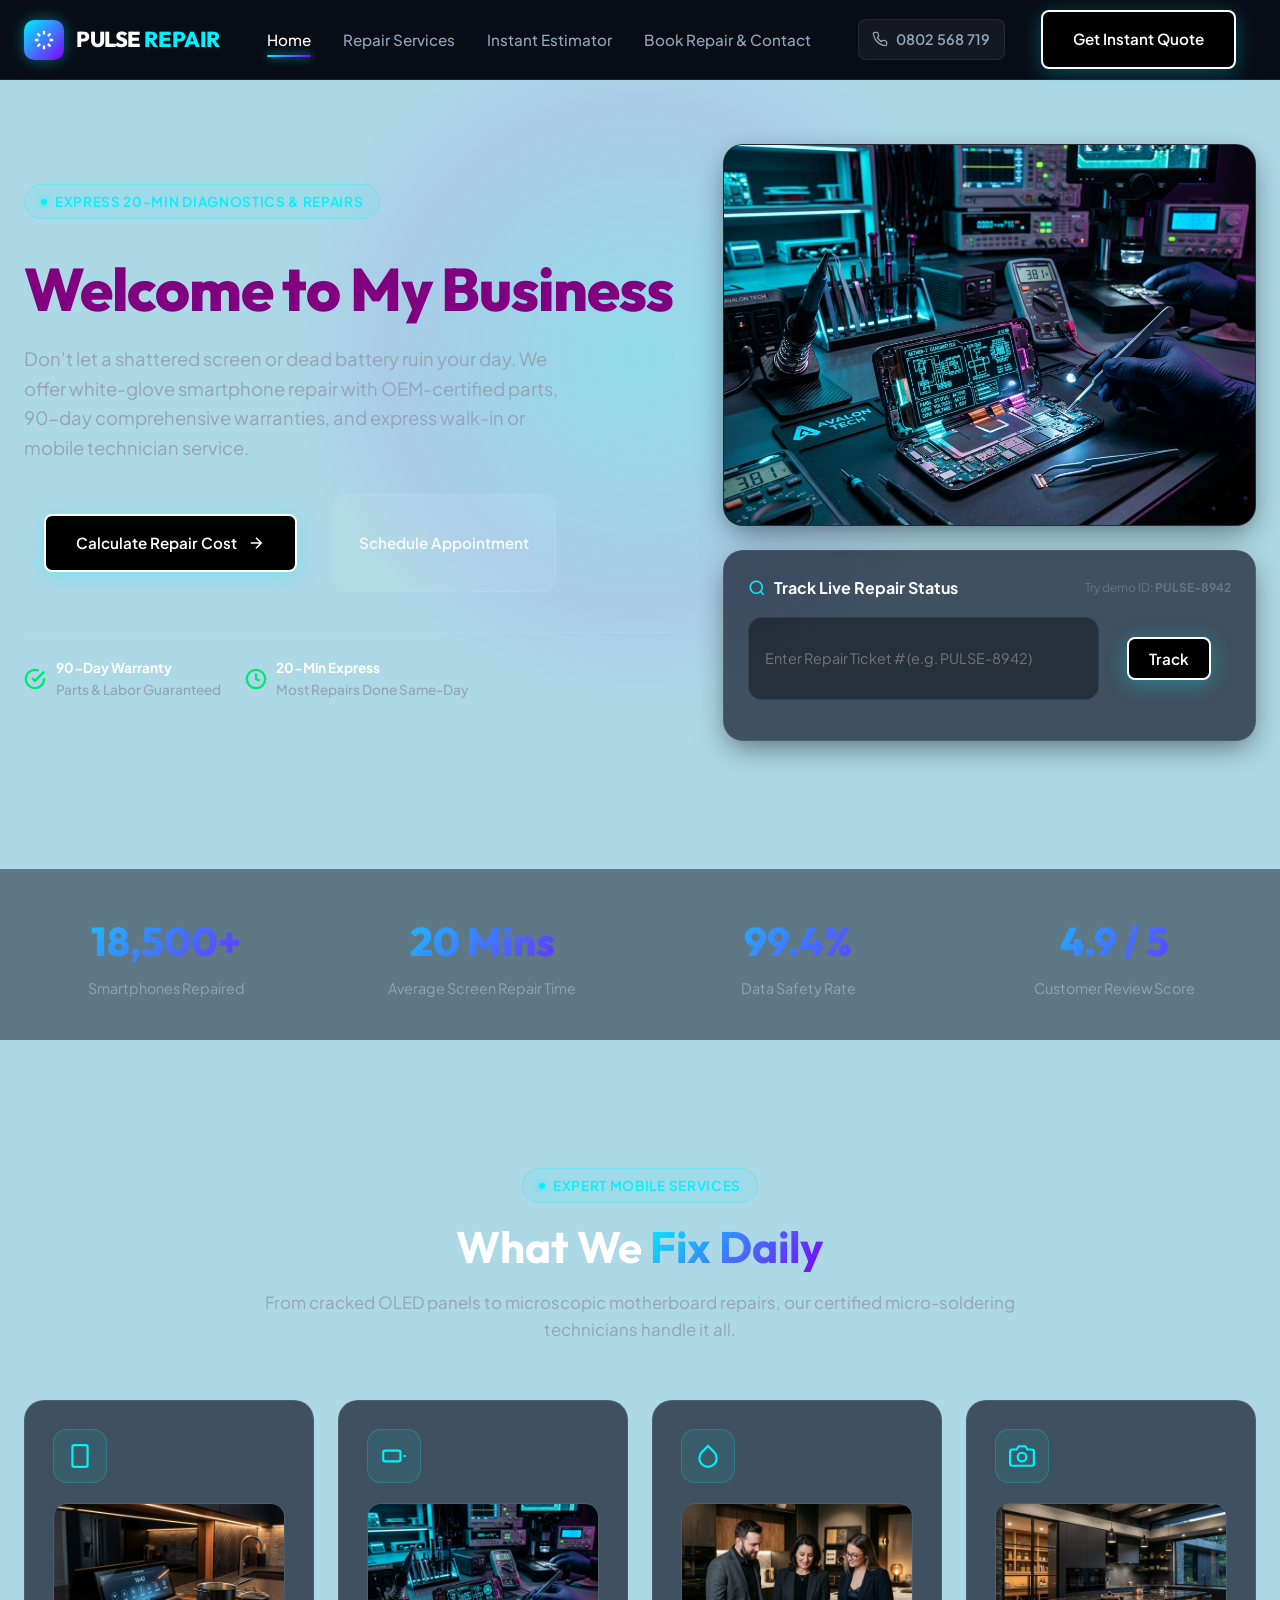
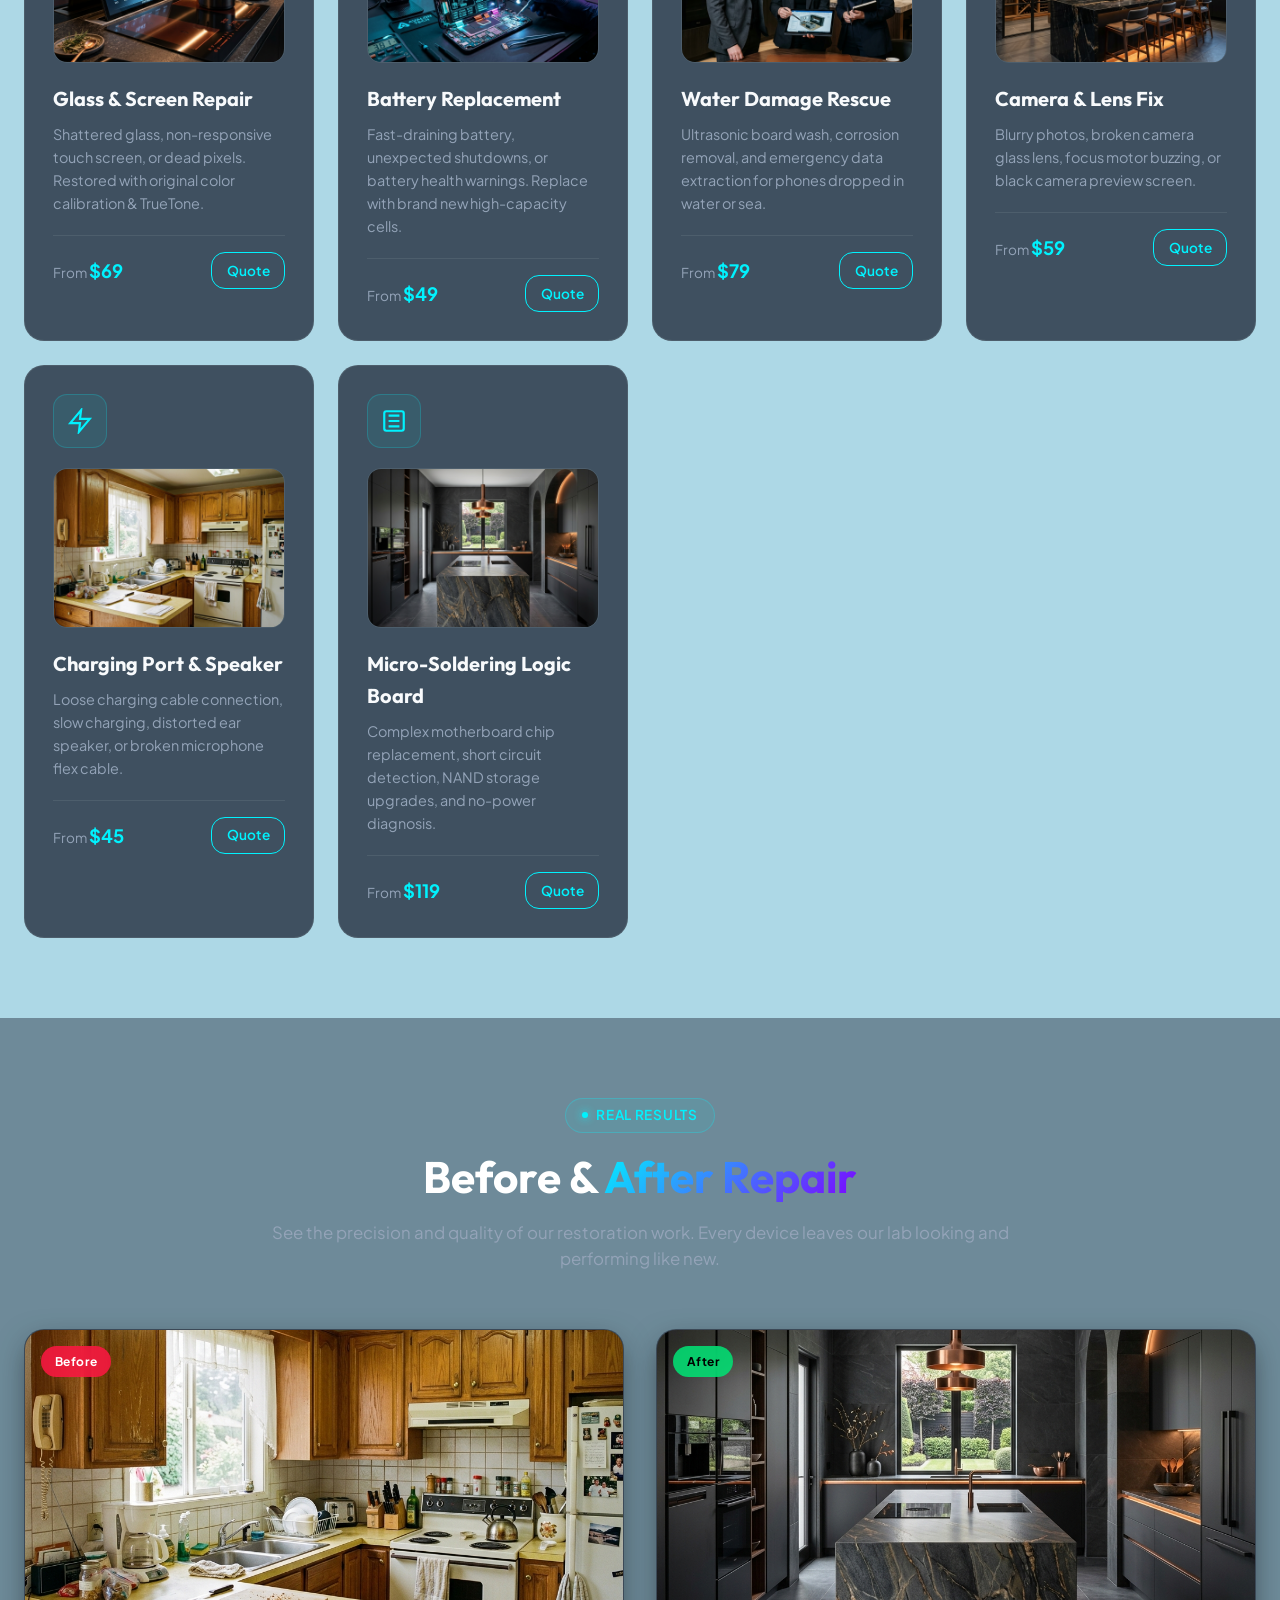
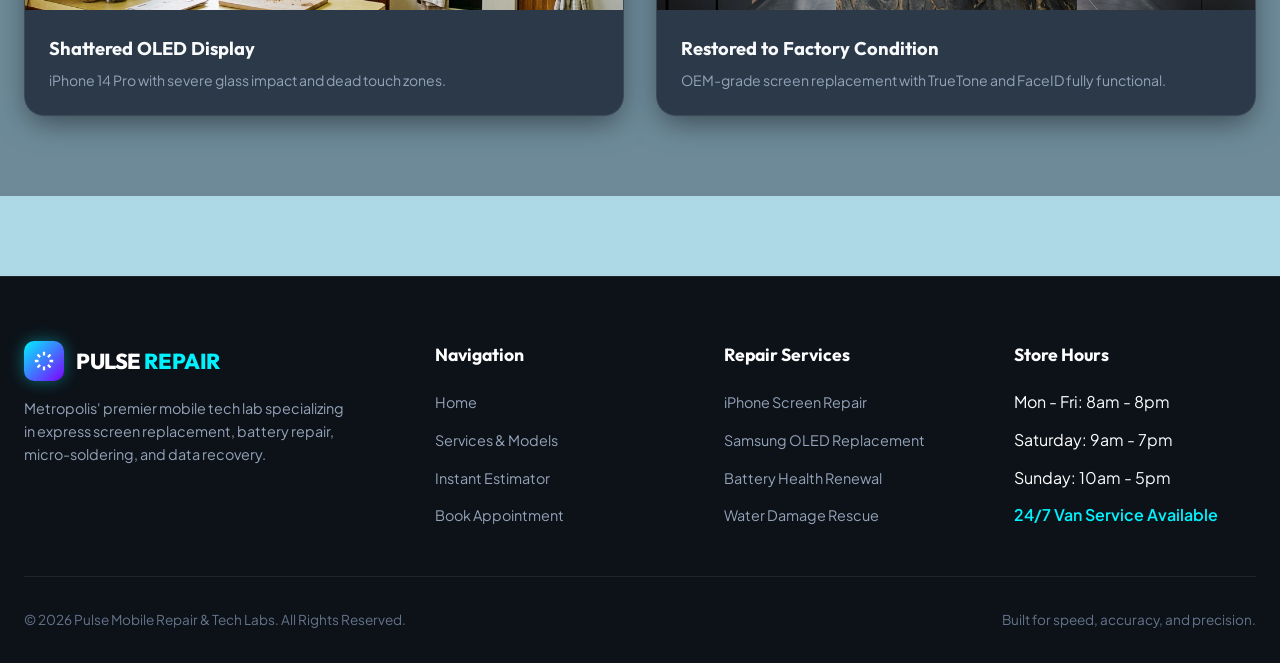
<file: index.html>
<!DOCTYPE html>
<html lang="en">

<head>
  <meta charset="UTF-8">
  <meta name="viewport" content="width=device-width, initial-scale=1.0">
  <title>My Business Website</title>
  <meta name="description"
    content="Fast, reliable smartphone screen replacement, battery repair, water damage restoration, and micro-soldering. In-store 20-minute repairs or express mobile tech van service with 90-day warranty.">
  <meta name="keywords"
    content="phone repair, smartphone screen repair, iphone repair, samsung screen replacement, battery repair, water damage phone fix, mobile repair service near me">

  <!-- Google Fonts -->
  <link rel="preconnect" href="https://fonts.googleapis.com">
  <link rel="preconnect" href="https://fonts.gstatic.com" crossorigin>
  <link
    href="https://fonts.googleapis.com/css2?family=Outfit:wght@400;500;600;700;800&family=Plus+Jakarta+Sans:wght@400;500;600;700&display=swap"
    rel="stylesheet">

  <!-- Stylesheet -->
  <link rel="stylesheet" href="styles.css">
</head>

<body>

  <!-- Navigation Header -->
  <header class="site-header" id="navbar">
    <div class="section-container header-container">
      <a href="#home" class="brand-logo" data-page="home">
        <div class="logo-badge">
          <svg width="22" height="22" viewBox="0 0 24 24" fill="none" stroke="currentColor" stroke-width="2.5">
            <path
              d="M12 2v4M12 18v4M4.93 4.93l2.83 2.83M16.24 16.24l2.83 2.83M2 12h4M18 12h4M4.93 19.07l2.83-2.83M16.24 7.76l2.83-2.83" />
          </svg>
        </div>
        <div class="logo-text">PULSE <span>REPAIR</span></div>
      </a>

      <nav class="main-nav" id="mainNav">
        <ul class="nav-list">
          <li class="nav-item"><a href="#home" class="nav-link active" data-page="home">Home</a></li>
          <li class="nav-item"><a href="#services" class="nav-link" data-page="services">Repair Services</a></li>
          <li class="nav-item"><a href="#calculator" class="nav-link" data-page="calculator">Instant Estimator</a></li>
          <li class="nav-item"><a href="#contact" class="nav-link" data-page="contact">Book Repair & Contact</a></li>
        </ul>
      </nav>

      <div class="header-actions">
        <a href="tel:08025687197" class="phone-quick-link">
          <svg width="16" height="16" viewBox="0 0 24 24" fill="none" stroke="currentColor" stroke-width="2">
            <path
              d="M22 16.92v3a2 2 0 0 1-2.18 2 19.79 19.79 0 0 1-8.63-3.07 19.5 19.5 0 0 1-6-6 19.79 19.79 0 0 1-3.07-8.67A2 2 0 0 1 4.11 2h3a2 2 0 0 1 2 1.72 12.84 12.84 0 0 0 .7 2.81 2 2 0 0 1-.45 2.11L8.09 9.91a16 16 0 0 0 6 6l1.27-1.27a2 2 0 0 1 2.11-.45 12.84 12.84 0 0 0 2.81.7A2 2 0 0 1 22 16.92z" />
          </svg>
          <span>0802 568 719
          </span>
        </a>
        <a href="#calculator" class="btn btn-primary nav-cta" data-page="calculator">
          <span>Get Instant Quote</span>
        </a>
        <button class="mobile-toggle" id="mobileToggle" aria-label="Toggle Navigation">
          <span></span><span></span><span></span>
        </button>
      </div>
    </div>
  </header>

  <!-- Main Multi-Page Single Page Router View Container -->
  <main class="main-content">

    <!-- PAGE 1: HOME -->
    <section class="page-view active" id="page-home">
      <!-- Hero Section -->
      <div class="hero-section">
        <div class="hero-glow-orb"></div>
        <div class="section-container hero-grid">
          <div class="hero-content">
            <div class="section-tag">
              <span class="dot"></span>
              <span>Express 20-Min Diagnostics & Repairs</span>
            </div>
            <h1 class="hero-title">
              Welcome to My Business

            </h1>
            <p class="hero-subtext">
              Don't let a shattered screen or dead battery ruin your day. We offer white-glove smartphone repair with
              OEM-certified parts, 90-day comprehensive warranties, and express walk-in or mobile technician service.
            </p>
            <div class="hero-cta-group">
              <a href="#calculator" class="btn btn-primary" data-page="calculator">
                <span>Calculate Repair Cost</span>
                <svg width="18" height="18" viewBox="0 0 24 24" fill="none" stroke="currentColor" stroke-width="2">
                  <path d="M5 12h14M12 5l7 7-7 7" />
                </svg>
              </a>
              <a href="#contact" class="btn btn-secondary" data-page="contact">
                <span>Schedule Appointment</span>
              </a>
            </div>

            <div class="trust-badges">
              <div class="trust-item">
                <svg class="trust-icon" width="22" height="22" viewBox="0 0 24 24" fill="none" stroke="currentColor"
                  stroke-width="2.5">
                  <path d="M22 11.08V12a10 10 0 1 1-5.93-9.14" />
                  <polyline points="22 4 12 14.01 9 11.01" />
                </svg>
                <div class="trust-text"><strong>90-Day Warranty</strong>Parts & Labor Guaranteed</div>
              </div>
              <div class="trust-item">
                <svg class="trust-icon" width="22" height="22" viewBox="0 0 24 24" fill="none" stroke="currentColor"
                  stroke-width="2.5">
                  <circle cx="12" cy="12" r="10" />
                  <polyline points="12 6 12 12 16 14" />
                </svg>
                <div class="trust-text"><strong>20-Min Express</strong>Most Repairs Done Same-Day</div>
              </div>
            </div>
          </div>

          <div class="hero-media-wrap">
            <div class="hero-image-card">
              <img src="assets/hero_phone_repair.png" alt="Pulse Phone Repair Precision Workbench">
            </div>

            <!-- Live Repair Status Tracker -->
            <div class="repair-tracker-widget">
              <div class="tracker-header">
                <h3 class="tracker-title">
                  <svg width="18" height="18" viewBox="0 0 24 24" fill="none" stroke="var(--cyan-primary)"
                    stroke-width="2">
                    <circle cx="11" cy="11" r="8" />
                    <path d="m21 21-4.3-4.3" />
                  </svg>
                  <span>Track Live Repair Status</span>
                </h3>
                <span style="font-size:0.75rem; color:var(--text-dim);">Try demo ID: <strong>PULSE-8942</strong></span>
              </div>
              <form class="tracker-form" id="trackerForm">
                <input type="text" class="tracker-input" id="trackerTicketInput"
                  placeholder="Enter Repair Ticket # (e.g. PULSE-8942)" required>
                <button type="submit" class="btn btn-primary" style="padding:0.65rem 1.25rem;">Track</button>
              </form>
              <div class="tracker-result" id="trackerResult">
                <div class="status-info">
                  <div><strong>Ticket:</strong> <span id="trackTicketCode">PULSE-8942</span></div>
                  <div><strong>Device:</strong> <span id="trackDevice">iPhone 15 Pro</span></div>
                  <span class="status-badge in-progress" id="trackBadge">In Progress</span>
                </div>
                <div class="status-pipeline">
                  <div class="pipeline-step completed" id="step-1">
                    <div class="step-dot">✓</div>
                    <span>Received</span>
                  </div>
                  <div class="pipeline-step completed" id="step-2">
                    <div class="step-dot">✓</div>
                    <span>Diagnosed</span>
                  </div>
                  <div class="pipeline-step active" id="step-3">
                    <div class="step-dot">3</div>
                    <span>In Repair</span>
                  </div>
                  <div class="pipeline-step" id="step-4">
                    <div class="step-dot">4</div>
                    <span>QC Test</span>
                  </div>
                  <div class="pipeline-step" id="step-5">
                    <div class="step-dot">5</div>
                    <span>Ready</span>
                  </div>
                </div>
              </div>
            </div>
          </div>
        </div>
      </div>

      <!-- Stats Bar -->
      <div class="stats-bar">
        <div class="section-container stats-grid">
          <div class="stat-item">
            <div class="number">18,500+</div>
            <div class="label">Smartphones Repaired</div>
          </div>
          <div class="stat-item">
            <div class="number">20 Mins</div>
            <div class="label">Average Screen Repair Time</div>
          </div>
          <div class="stat-item">
            <div class="number">99.4%</div>
            <div class="label">Data Safety Rate</div>
          </div>
          <div class="stat-item">
            <div class="number">4.9 / 5</div>
            <div class="label">Customer Review Score</div>
          </div>
        </div>
      </div>

      <!-- Quick Services Highlights -->
      <div class="section-padding">
        <div class="section-container">
          <div class="section-title-wrap">
            <div class="section-tag"><span class="dot"></span><span>Expert Mobile Services</span></div>
            <h2 class="section-heading">What We <span class="gradient-text">Fix Daily</span></h2>
            <p class="section-subtext">From cracked OLED panels to microscopic motherboard repairs, our certified
              micro-soldering technicians handle it all.</p>
          </div>

          <div class="services-quick-grid">
            <div class="service-card">
              <div class="service-icon-box">
                <svg width="26" height="26" viewBox="0 0 24 24" fill="none" stroke="currentColor" stroke-width="2">
                  <rect width="14" height="20" x="5" y="2" rx="2" ry="2" />
                  <line x1="12" x2="12.01" y1="18" y2="18" />
                </svg>
              </div>
              <div class="service-card-image">
                <img src="assets/smart.png" alt="Glass & Screen Repair">
              </div>
              <h3 class="service-card-title">Glass & Screen Repair</h3>
              <p class="service-card-desc">Shattered glass, non-responsive touch screen, or dead pixels. Restored with
                original color calibration & TrueTone.</p>
              <div class="service-card-footer">
                <div class="price-tag">From <strong>$69</strong></div>
                <a href="#calculator" class="btn btn-outline" style="padding:0.4rem 0.9rem; font-size:0.85rem;"
                  data-page="calculator">Quote</a>
              </div>
            </div>

            <div class="service-card">
              <div class="service-icon-box">
                <svg width="26" height="26" viewBox="0 0 24 24" fill="none" stroke="currentColor" stroke-width="2">
                  <rect width="16" height="10" x="2" y="7" rx="2" ry="2" />
                  <line x1="22" x2="22" y1="11" y2="13" />
                </svg>
              </div>
              <div class="service-card-image">
                <img src="assets/hero_phone_repair.png" alt="Battery Replacement">
              </div>
              <h3 class="service-card-title">Battery Replacement</h3>
              <p class="service-card-desc">Fast-draining battery, unexpected shutdowns, or battery health warnings.
                Replace with brand new high-capacity cells.</p>
              <div class="service-card-footer">
                <div class="price-tag">From <strong>$49</strong></div>
                <a href="#calculator" class="btn btn-outline" style="padding:0.4rem 0.9rem; font-size:0.85rem;"
                  data-page="calculator">Quote</a>
              </div>
            </div>

            <div class="service-card">
              <div class="service-icon-box">
                <svg width="26" height="26" viewBox="0 0 24 24" fill="none" stroke="currentColor" stroke-width="2">
                  <path d="M12 2.69l5.66 5.66a8 8 0 1 1-11.31 0z" />
                </svg>
              </div>
              <div class="service-card-image">
                <img src="assets/team.png" alt="Water Damage Rescue">
              </div>
              <h3 class="service-card-title">Water Damage Rescue</h3>
              <p class="service-card-desc">Ultrasonic board wash, corrosion removal, and emergency data extraction for
                phones dropped in water or sea.</p>
              <div class="service-card-footer">
                <div class="price-tag">From <strong>$79</strong></div>
                <a href="#calculator" class="btn btn-outline" style="padding:0.4rem 0.9rem; font-size:0.85rem;"
                  data-page="calculator">Quote</a>
              </div>
            </div>

            <div class="service-card">
              <div class="service-icon-box">
                <svg width="26" height="26" viewBox="0 0 24 24" fill="none" stroke="currentColor" stroke-width="2">
                  <path d="M23 19a2 2 0 0 1-2 2H3a2 2 0 0 1-2-2V8a2 2 0 0 1 2-2h4l2-3h6l2 3h4a2 2 0 0 1 2 2z" />
                  <circle cx="12" cy="13" r="4" />
                </svg>
              </div>
              <div class="service-card-image">
                <img src="assets/hero.png" alt="Camera & Lens Fix">
              </div>
              <h3 class="service-card-title">Camera & Lens Fix</h3>
              <p class="service-card-desc">Blurry photos, broken camera glass lens, focus motor buzzing, or black camera
                preview screen.</p>
              <div class="service-card-footer">
                <div class="price-tag">From <strong>$59</strong></div>
                <a href="#calculator" class="btn btn-outline" style="padding:0.4rem 0.9rem; font-size:0.85rem;"
                  data-page="calculator">Quote</a>
              </div>
            </div>

            <div class="service-card">
              <div class="service-icon-box">
                <svg width="26" height="26" viewBox="0 0 24 24" fill="none" stroke="currentColor" stroke-width="2">
                  <polygon points="13 2 3 14 12 14 11 22 21 10 12 10 13 2" />
                </svg>
              </div>
              <div class="service-card-image">
                <img src="assets/before.png" alt="Charging Port & Speaker">
              </div>
              <h3 class="service-card-title">Charging Port & Speaker</h3>
              <p class="service-card-desc">Loose charging cable connection, slow charging, distorted ear speaker, or
                broken microphone flex cable.</p>
              <div class="service-card-footer">
                <div class="price-tag">From <strong>$45</strong></div>
                <a href="#calculator" class="btn btn-outline" style="padding:0.4rem 0.9rem; font-size:0.85rem;"
                  data-page="calculator">Quote</a>
              </div>
            </div>

            <div class="service-card">
              <div class="service-icon-box">
                <svg width="26" height="26" viewBox="0 0 24 24" fill="none" stroke="currentColor" stroke-width="2">
                  <rect width="18" height="18" x="3" y="3" rx="2" />
                  <path d="M7 7h10M7 12h10M7 17h10" />
                </svg>
              </div>
              <div class="service-card-image">
                <img src="assets/after.png" alt="Micro-Soldering Logic Board">
              </div>
              <h3 class="service-card-title">Micro-Soldering Logic Board</h3>
              <p class="service-card-desc">Complex motherboard chip replacement, short circuit detection, NAND storage
                upgrades, and no-power diagnosis.</p>
              <div class="service-card-footer">
                <div class="price-tag">From <strong>$119</strong></div>
                <a href="#calculator" class="btn btn-outline" style="padding:0.4rem 0.9rem; font-size:0.85rem;"
                  data-page="calculator">Quote</a>
              </div>
            </div>
          </div>
        </div>
      </div>

      <!-- Before & After Showcase -->
      <div class="section-padding" style="background:rgba(17,24,39,0.4);">
        <div class="section-container">
          <div class="section-title-wrap">
            <div class="section-tag"><span class="dot"></span><span>Real Results</span></div>
            <h2 class="section-heading">Before & <span class="gradient-text">After Repair</span></h2>
            <p class="section-subtext">See the precision and quality of our restoration work. Every device leaves our
              lab looking and performing like new.</p>
          </div>
          <div class="before-after-grid">
            <div class="transformation-card">
              <img src="assets/before.png" alt="Cracked screen before repair">
              <span class="badge-label before-badge">Before</span>
              <div class="card-caption">
                <h4>Shattered OLED Display</h4>
                <p>iPhone 14 Pro with severe glass impact and dead touch zones.</p>
              </div>
            </div>
            <div class="transformation-card">
              <img src="assets/after.png" alt="Repaired screen after restoration">
              <span class="badge-label after-badge">After</span>
              <div class="card-caption">
                <h4>Restored to Factory Condition</h4>
                <p>OEM-grade screen replacement with TrueTone and FaceID fully functional.</p>
              </div>
            </div>
          </div>
        </div>
      </div>
    </section>

    <!-- PAGE 2: SERVICES CATALOG -->
    <section class="page-view" id="page-services">
      <div class="section-padding">
        <div class="section-container">
          <div class="section-title-wrap">
            <div class="section-tag"><span class="dot"></span><span>Complete Service Catalog</span></div>
            <h2 class="section-heading">Supported Brands & <span class="gradient-text">Models</span></h2>
            <p class="section-subtext">Filter by your device brand to view available repair services, turn-around times,
              and warranty levels.</p>
          </div>

          <div class="catalog-filter-bar">
            <button class="filter-btn active" data-filter="all">All Brands</button>
            <button class="filter-btn" data-filter="apple">Apple iPhone</button>
            <button class="filter-btn" data-filter="samsung">Samsung Galaxy</button>
            <button class="filter-btn" data-filter="google">Google Pixel</button>
            <button class="filter-btn" data-filter="ipad">iPad & Tablets</button>
          </div>

          <div class="catalog-grid" id="catalogGrid">
            <!-- Item 1 -->
            <div class="catalog-item" data-brand="apple">
              <div>
                <div class="catalog-header">
                  <span class="device-badge">Apple iPhone</span>
                  <span style="font-weight:700; color:var(--cyan-primary);">From $89</span>
                </div>
                <h3 class="catalog-title">iPhone 15 / 15 Pro / 15 Pro Max</h3>
                <p style="font-size:0.85rem; color:var(--text-muted);">Super Retina XDR OLED screen replacement, battery
                  renewal, titanium back glass laser removal.</p>
                <ul class="specs-list">
                  <li><svg width="14" height="14" viewBox="0 0 24 24" fill="none" stroke="currentColor"
                      stroke-width="3">
                      <polyline points="20 6 9 17 4 12" />
                    </svg> 20-Min Screen Replacement</li>
                  <li><svg width="14" height="14" viewBox="0 0 24 24" fill="none" stroke="currentColor"
                      stroke-width="3">
                      <polyline points="20 6 9 17 4 12" />
                    </svg> TrueTone & FaceID Preserved</li>
                  <li><svg width="14" height="14" viewBox="0 0 24 24" fill="none" stroke="currentColor"
                      stroke-width="3">
                      <polyline points="20 6 9 17 4 12" />
                    </svg> 90-Day Unconditional Warranty</li>
                </ul>
              </div>
              <a href="#calculator" class="btn btn-primary" style="width:100%; margin-top:1rem;"
                data-page="calculator">Book This Model</a>
            </div>

            <!-- Item 2 -->
            <div class="catalog-item" data-brand="apple">
              <div>
                <div class="catalog-header">
                  <span class="device-badge">Apple iPhone</span>
                  <span style="font-weight:700; color:var(--cyan-primary);">From $79</span>
                </div>
                <h3 class="catalog-title">iPhone 14 / 14 Plus / 14 Pro</h3>
                <p style="font-size:0.85rem; color:var(--text-muted);">OLED screen assembly, high-capacity battery cell
                  replacement, rear camera glass repairs.</p>
                <ul class="specs-list">
                  <li><svg width="14" height="14" viewBox="0 0 24 24" fill="none" stroke="currentColor"
                      stroke-width="3">
                      <polyline points="20 6 9 17 4 12" />
                    </svg> 20-30 Min Turnaround</li>
                  <li><svg width="14" height="14" viewBox="0 0 24 24" fill="none" stroke="currentColor"
                      stroke-width="3">
                      <polyline points="20 6 9 17 4 12" />
                    </svg> Genuine OEM Quality Parts</li>
                  <li><svg width="14" height="14" viewBox="0 0 24 24" fill="none" stroke="currentColor"
                      stroke-width="3">
                      <polyline points="20 6 9 17 4 12" />
                    </svg> Free Water-Seal Re-application</li>
                </ul>
              </div>
              <a href="#calculator" class="btn btn-primary" style="width:100%; margin-top:1rem;"
                data-page="calculator">Book This Model</a>
            </div>

            <!-- Item 3 -->
            <div class="catalog-item" data-brand="samsung">
              <div>
                <div class="catalog-header">
                  <span class="device-badge"
                    style="background:rgba(0,242,254,0.15); color:var(--cyan-primary); border-color:var(--cyan-primary);">Samsung
                    Galaxy</span>
                  <span style="font-weight:700; color:var(--cyan-primary);">From $99</span>
                </div>
                <h3 class="catalog-title">Galaxy S24 / S24 Ultra / S23</h3>
                <p style="font-size:0.85rem; color:var(--text-muted);">Dynamic AMOLED 2X panel fix, S-Pen digitizer
                  recalibration, fast charging port flex cable replacement.</p>
                <ul class="specs-list">
                  <li><svg width="14" height="14" viewBox="0 0 24 24" fill="none" stroke="currentColor"
                      stroke-width="3">
                      <polyline points="20 6 9 17 4 12" />
                    </svg> Official Samsung Service Pack Screens</li>
                  <li><svg width="14" height="14" viewBox="0 0 24 24" fill="none" stroke="currentColor"
                      stroke-width="3">
                      <polyline points="20 6 9 17 4 12" />
                    </svg> In-Display Fingerprint Sensor Test</li>
                  <li><svg width="14" height="14" viewBox="0 0 24 24" fill="none" stroke="currentColor"
                      stroke-width="3">
                      <polyline points="20 6 9 17 4 12" />
                    </svg> 90-Day Warranty Included</li>
                </ul>
              </div>
              <a href="#calculator" class="btn btn-primary" style="width:100%; margin-top:1rem;"
                data-page="calculator">Book This Model</a>
            </div>

            <!-- Item 4 -->
            <div class="catalog-item" data-brand="samsung">
              <div>
                <div class="catalog-header">
                  <span class="device-badge"
                    style="background:rgba(0,242,254,0.15); color:var(--cyan-primary); border-color:var(--cyan-primary);">Samsung
                    Galaxy</span>
                  <span style="font-weight:700; color:var(--cyan-primary);">From $129</span>
                </div>
                <h3 class="catalog-title">Galaxy Z Fold 5 / Z Flip 5</h3>
                <p style="font-size:0.85rem; color:var(--text-muted);">Flexible inner display replacement, hinge
                  mechanism cleaning, outer screen repairs.</p>
                <ul class="specs-list">
                  <li><svg width="14" height="14" viewBox="0 0 24 24" fill="none" stroke="currentColor"
                      stroke-width="3">
                      <polyline points="20 6 9 17 4 12" />
                    </svg> Master Foldable Tech Certified</li>
                  <li><svg width="14" height="14" viewBox="0 0 24 24" fill="none" stroke="currentColor"
                      stroke-width="3">
                      <polyline points="20 6 9 17 4 12" />
                    </svg> Hinge Alignment Calibration</li>
                  <li><svg width="14" height="14" viewBox="0 0 24 24" fill="none" stroke="currentColor"
                      stroke-width="3">
                      <polyline points="20 6 9 17 4 12" />
                    </svg> Same-Day Service</li>
                </ul>
              </div>
              <a href="#calculator" class="btn btn-primary" style="width:100%; margin-top:1rem;"
                data-page="calculator">Book This Model</a>
            </div>

            <!-- Item 5 -->
            <div class="catalog-item" data-brand="google">
              <div>
                <div class="catalog-header">
                  <span class="device-badge"
                    style="background:rgba(0,230,118,0.15); color:var(--emerald-green); border-color:var(--emerald-green);">Google
                    Pixel</span>
                  <span style="font-weight:700; color:var(--cyan-primary);">From $85</span>
                </div>
                <h3 class="catalog-title">Pixel 8 / 8 Pro / 7a</h3>
                <p style="font-size:0.85rem; color:var(--text-muted);">Actua display repair, Tensor thermal pad service,
                  wireless charging coil fix.</p>
                <ul class="specs-list">
                  <li><svg width="14" height="14" viewBox="0 0 24 24" fill="none" stroke="currentColor"
                      stroke-width="3">
                      <polyline points="20 6 9 17 4 12" />
                    </svg> OEM Pixel Display Assemblies</li>
                  <li><svg width="14" height="14" viewBox="0 0 24 24" fill="none" stroke="currentColor"
                      stroke-width="3">
                      <polyline points="20 6 9 17 4 12" />
                    </svg> Camera Bar Glass Replacement</li>
                  <li><svg width="14" height="14" viewBox="0 0 24 24" fill="none" stroke="currentColor"
                      stroke-width="3">
                      <polyline points="20 6 9 17 4 12" />
                    </svg> 90-Day Parts & Labor Warranty</li>
                </ul>
              </div>
              <a href="#calculator" class="btn btn-primary" style="width:100%; margin-top:1rem;"
                data-page="calculator">Book This Model</a>
            </div>

            <!-- Item 6 -->
            <div class="catalog-item" data-brand="ipad">
              <div>
                <div class="catalog-header">
                  <span class="device-badge"
                    style="background:rgba(255,145,0,0.15); color:var(--amber-orange); border-color:var(--amber-orange);">iPad
                    & Tablet</span>
                  <span style="font-weight:700; color:var(--cyan-primary);">From $95</span>
                </div>
                <h3 class="catalog-title">iPad Pro / Air / Mini Series</h3>
                <p style="font-size:0.85rem; color:var(--text-muted);">Digitizer glass replacement, LCD/OLED panel swap,
                  bent aluminum frame reshaping & battery.</p>
                <ul class="specs-list">
                  <li><svg width="14" height="14" viewBox="0 0 24 24" fill="none" stroke="currentColor"
                      stroke-width="3">
                      <polyline points="20 6 9 17 4 12" />
                    </svg> Apple Pencil Pressure Sensitivity Test</li>
                  <li><svg width="14" height="14" viewBox="0 0 24 24" fill="none" stroke="currentColor"
                      stroke-width="3">
                      <polyline points="20 6 9 17 4 12" />
                    </svg> High Capacity Battery Replacement</li>
                  <li><svg width="14" height="14" viewBox="0 0 24 24" fill="none" stroke="currentColor"
                      stroke-width="3">
                      <polyline points="20 6 9 17 4 12" />
                    </svg> Precision Dust-Free Bond</li>
                </ul>
              </div>
              <a href="#calculator" class="btn btn-primary" style="width:100%; margin-top:1rem;"
                data-page="calculator">Book This Model</a>
            </div>
          </div>
        </div>
      </div>
    </section>

    <!-- PAGE 3: INSTANT REPAIR COST ESTIMATOR -->
    <section class="page-view" id="page-calculator">
      <div class="section-padding">
        <div class="section-container">
          <div class="section-title-wrap">
            <div class="section-tag"><span class="dot"></span><span>Real-Time Quote Wizard</span></div>
            <h2 class="section-heading">Instant Repair <span class="gradient-text">Cost Estimator</span></h2>
            <p class="section-subtext">Select your device and issues below to calculate your guaranteed repair quote
              instantly with no hidden fees.</p>
          </div>

          <div class="estimator-wrapper">
            <div class="estimator-grid">
              <div class="estimator-steps">
                <!-- Step 1: Brand -->
                <div class="step-block">
                  <div class="step-label">Step 1: Select Brand</div>
                  <div class="brand-select-grid" id="estimatorBrandGrid">
                    <div class="brand-option-card selected" data-brand="apple">Apple</div>
                    <div class="brand-option-card" data-brand="samsung">Samsung</div>
                    <div class="brand-option-card" data-brand="google">Google</div>
                    <div class="brand-option-card" data-brand="ipad">iPad</div>
                  </div>
                </div>

                <!-- Step 2: Model -->
                <div class="step-block">
                  <div class="step-label">Step 2: Select Device Model</div>
                  <select class="form-select-custom" id="estimatorModelSelect">
                    <!-- Populated dynamically by script.js -->
                  </select>
                </div>

                <!-- Step 3: Issues -->
                <div class="step-block">
                  <div class="step-label">Step 3: Select Problem(s)</div>
                  <div class="issues-checkbox-grid">
                    <label class="issue-check-label">
                      <input type="checkbox" value="screen" data-price="79" checked>
                      <span>Cracked Glass / OLED ($79)</span>
                    </label>
                    <label class="issue-check-label">
                      <input type="checkbox" value="battery" data-price="49">
                      <span>Degraded Battery ($49)</span>
                    </label>
                    <label class="issue-check-label">
                      <input type="checkbox" value="charging" data-price="45">
                      <span>Charging Port Issue ($45)</span>
                    </label>
                    <label class="issue-check-label">
                      <input type="checkbox" value="camera" data-price="59">
                      <span>Camera / Lens Fix ($59)</span>
                    </label>
                    <label class="issue-check-label">
                      <input type="checkbox" value="backglass" data-price="65">
                      <span>Rear Glass Crack ($65)</span>
                    </label>
                    <label class="issue-check-label">
                      <input type="checkbox" value="water" data-price="79">
                      <span>Water Damage Wash ($79)</span>
                    </label>
                  </div>
                </div>

                <!-- Step 4: Service Method -->
                <div class="step-block" style="margin-bottom:0;">
                  <div class="step-label">Step 4: Fulfillment Method</div>
                  <select class="form-select-custom" id="estimatorFulfillment">
                    <option value="store" data-fee="0">In-Store Walk-In (Express 20-30 Mins) - $0</option>
                    <option value="van" data-fee="25">Mobile Tech Repair Van (We Come To You) - +$25</option>
                  </select>
                </div>
              </div>

              <!-- Summary Panel -->
              <div class="estimator-summary-panel">
                <div>
                  <h3 class="summary-header">Quote Breakdown</h3>
                  <div class="summary-list">
                    <div class="summary-item">
                      <span>Selected Device:</span>
                      <strong id="sumDevice" style="color:#fff;">iPhone 15 Pro</strong>
                    </div>
                    <div class="summary-item">
                      <span>Repairs Selected:</span>
                      <strong id="sumRepairs" style="color:#fff;">1 Service</strong>
                    </div>
                    <div class="summary-item">
                      <span>Estimated Time:</span>
                      <strong id="sumTime" style="color:var(--emerald-green);">20-30 Mins</strong>
                    </div>
                    <div class="summary-item">
                      <span>Parts Tier:</span>
                      <strong style="color:#fff;">OEM Original Grade</strong>
                    </div>
                    <div class="summary-item total">
                      <span>Total Guaranteed Quote:</span>
                      <span class="amount" id="sumTotalCost">$79.00</span>
                    </div>
                  </div>

                  <div class="warranty-badge-box">
                    <svg width="22" height="22" viewBox="0 0 24 24" fill="none" stroke="currentColor"
                      stroke-width="2.5">
                      <path d="M12 22s8-4 8-10V5l-8-3-8 3v7c0 6 8 10 8 10z" />
                    </svg>
                    <p>Includes 90-Day Parts & Labor Warranty + Free Diagnostic Check</p>
                  </div>
                </div>

                <button class="btn btn-primary" id="btnBookFromEstimator" style="width:100%;">
                  <span>Reserve This Repair Slot</span>
                  <svg width="18" height="18" viewBox="0 0 24 24" fill="none" stroke="currentColor" stroke-width="2">
                    <path d="M5 12h14M12 5l7 7-7 7" />
                  </svg>
                </button>
              </div>
            </div>
          </div>
        </div>
      </div>
    </section>

    <!-- PAGE 4: BOOKING & CONTACT FORM -->
    <section class="page-view" id="page-contact">
      <div class="section-padding">
        <div class="section-container">
          <div class="section-title-wrap">
            <div class="section-tag"><span class="dot"></span><span>Schedule Service</span></div>
            <h2 class="section-heading">Book Your <span class="gradient-text">Repair Appointment</span></h2>
            <p class="section-subtext">Lock in your time slot or request our Mobile Repair Van to come to your home or
              office.</p>
          </div>

          <div class="contact-grid">
            <!-- Booking Form -->
            <div class="booking-form-card">
              <form id="bookingForm">
                <div class="form-row">
                  <div class="form-group">
                    <label class="form-label" for="bookName">Full Name *</label>
                    <input type="text" id="bookName" class="form-control" placeholder="John Doe" required>
                  </div>
                  <div class="form-group">
                    <label class="form-label" for="bookPhone">Phone Number *</label>
                    <input type="tel" id="bookPhone" class="form-control" placeholder="(555) 000-0000" required>
                  </div>
                </div>

                <div class="form-row">
                  <div class="form-group">
                    <label class="form-label" for="bookEmail">Email Address</label>
                    <input type="email" id="bookEmail" class="form-control" placeholder="john@example.com">
                  </div>
                  <div class="form-group">
                    <label class="form-label" for="bookDeviceModel">Device & Model *</label>
                    <input type="text" id="bookDeviceModel" class="form-control" placeholder="e.g. iPhone 15 Pro"
                      required>
                  </div>
                </div>

                <div class="form-row">
                  <div class="form-group">
                    <label class="form-label" for="bookDate">Preferred Date *</label>
                    <input type="date" id="bookDate" class="form-control" required>
                  </div>
                  <div class="form-group">
                    <label class="form-label" for="bookTime">Preferred Time Slot *</label>
                    <select id="bookTime" class="form-control" required>
                      <option value="09:00 AM - 11:00 AM">09:00 AM - 11:00 AM</option>
                      <option value="11:00 AM - 01:00 PM">11:00 AM - 01:00 PM</option>
                      <option value="01:00 PM - 03:00 PM" selected>01:00 PM - 03:00 PM</option>
                      <option value="03:00 PM - 05:00 PM">03:00 PM - 05:00 PM</option>
                      <option value="05:00 PM - 07:00 PM">05:00 PM - 07:00 PM</option>
                    </select>
                  </div>
                </div>

                <div class="form-group">
                  <label class="form-label" for="bookServiceType">Service Location Option</label>
                  <select id="bookServiceType" class="form-control">
                    <option value="In-Store Walk-In">In-Store Walk-In (Downtown Flagship Lab)</option>
                    <option value="Mobile Tech Van Visit">Mobile Tech Repair Van (On-Site at My Address)</option>
                  </select>
                </div>

                <div class="form-group">
                  <label class="form-label" for="bookNotes">Issue Description / Special Requests</label>
                  <textarea id="bookNotes" class="form-control" rows="3"
                    placeholder="Describe how the phone broke or any secondary issues..."></textarea>
                </div>

                <button type="submit" class="btn btn-primary" style="width:100%; padding:0.9rem;">
                  <span>Confirm Repair Reservation</span>
                  <svg width="18" height="18" viewBox="0 0 24 24" fill="none" stroke="currentColor" stroke-width="2">
                    <path d="M5 12h14M12 5l7 7-7 7" />
                  </svg>
                </button>
              </form>
            </div>

            <!-- Contact Info & Store Location -->
            <div>
              <div class="lab-media">
                <img src="assets/team.png" alt="Pulse Repair Lab Team">
              </div>
              <div class="contact-info-card">
                <h3 class="summary-header">Flagship Service Hub</h3>

                <div class="info-item">
                  <div class="info-icon">
                    <svg width="22" height="22" viewBox="0 0 24 24" fill="none" stroke="currentColor" stroke-width="2">
                      <path d="M21 10c0 7-9 13-9 13s-9-6-9-13a9 9 0 0 1 18 0z" />
                      <circle cx="12" cy="10" r="3" />
                    </svg>
                  </div>
                  <div class="info-details">
                    <h4>Lab Address</h4>
                    <p>742 Tech Innovation Boulevard, Suite 100<br>Metropolis, NY 10001</p>
                  </div>
                </div>

                <div class="info-item">
                  <div class="info-icon">
                    <svg width="22" height="22" viewBox="0 0 24 24" fill="none" stroke="currentColor" stroke-width="2">
                      <path
                        d="M22 16.92v3a2 2 0 0 1-2.18 2 19.79 19.79 0 0 1-8.63-3.07 19.5 19.5 0 0 1-6-6 19.79 19.79 0 0 1-3.07-8.67A2 2 0 0 1 4.11 2h3a2 2 0 0 1 2 1.72 12.84 12.84 0 0 0 .7 2.81 2 2 0 0 1-.45 2.11L8.09 9.91a16 16 0 0 0 6 6l1.27-1.27a2 2 0 0 1 2.11-.45 12.84 12.84 0 0 0 2.81.7A2 2 0 0 1 22 16.92z" />
                    </svg>
                  </div>
                  <div class="info-details">
                    <h4>Phone & Emergency Dispatch</h4>
                    <p><a href="tel:08025687197" style="color:var(--cyan-primary); text-decoration:underline;">0802 568
                        7197</a><br>Direct Tech Line: 0802 568 7197</p>
                  </div>
                </div>

                <div class="info-item">
                  <div class="info-icon">
                    <svg width="22" height="22" viewBox="0 0 24 24" fill="none" stroke="currentColor" stroke-width="2">
                      <circle cx="12" cy="12" r="10" />
                      <polyline points="12 6 12 12 16 14" />
                    </svg>
                  </div>
                  <div class="info-details">
                    <h4>Working Hours</h4>
                    <p>Mon - Sat: 8:00 AM - 8:00 PM<br>Sunday: 10:00 AM - 5:00 PM</p>
                  </div>
                </div>
              </div>

              <!-- FAQ Accordion -->
              <div class="faq-accordion">
                <h3 style="font-family:var(--font-heading); font-size:1.2rem; font-weight:700; margin-bottom:1rem;">
                  Frequently Asked Questions</h3>

                <div class="faq-item active">
                  <button class="faq-question">
                    <span>Will I lose any personal data during the repair?</span>
                    <svg class="faq-icon" width="18" height="18" viewBox="0 0 24 24" fill="none" stroke="currentColor"
                      stroke-width="2">
                      <polyline points="6 9 12 15 18 9" />
                    </svg>
                  </button>
                  <div class="faq-answer">
                    <p>No. We perform non-destructive hardware repairs without wiping your internal storage. We always
                      enforce military-grade privacy protocols, so your photos, messages, and banking data remain
                      untouched.</p>
                  </div>
                </div>

                <div class="faq-item">
                  <button class="faq-question">
                    <span>How long does a screen replacement take?</span>
                    <svg class="faq-icon" width="18" height="18" viewBox="0 0 24 24" fill="none" stroke="currentColor"
                      stroke-width="2">
                      <polyline points="6 9 12 15 18 9" />
                    </svg>
                  </button>
                  <div class="faq-answer">
                    <p>Most standard glass and OLED screen replacements are completed in 20 to 30 minutes. You can relax
                      in our customer lounge with free Wi-Fi and coffee while we work.</p>
                  </div>
                </div>

                <div class="faq-item">
                  <button class="faq-question">
                    <span>What does your 90-day warranty cover?</span>
                    <svg class="faq-icon" width="18" height="18" viewBox="0 0 24 24" fill="none" stroke="currentColor"
                      stroke-width="2">
                      <polyline points="6 9 12 15 18 9" />
                    </svg>
                  </button>
                  <div class="faq-answer">
                    <p>Our warranty covers all defect-related issues with replaced parts or touch responsiveness. If the
                      installed screen or battery malfunctions, we replace it completely free of charge.</p>
                  </div>
                </div>
              </div>
            </div>
          </div>
        </div>
      </div>
    </section>

  </main>

  <!-- BOOKING CONFIRMATION MODAL -->
  <div class="modal-overlay" id="bookingModal">
    <div class="modal-card">
      <div class="modal-icon-success">
        <svg width="32" height="32" viewBox="0 0 24 24" fill="none" stroke="currentColor" stroke-width="3">
          <polyline points="20 6 9 17 4 12" />
        </svg>
      </div>
      <h3 style="font-family:var(--font-heading); font-size:1.6rem; font-weight:700; margin-bottom:0.5rem;">Repair
        Reservation Confirmed!</h3>
      <p style="color:var(--text-muted); font-size:0.95rem;">Your appointment has been locked into our technician
        schedule.</p>

      <div class="modal-ticket-box">
        <div style="font-size:0.8rem; color:var(--text-muted); margin-bottom:0.25rem;">YOUR REPAIR TICKET #</div>
        <div class="ticket-number" id="modalTicketCode">PULSE-98421</div>
      </div>

      <div
        style="text-align:left; font-size:0.85rem; color:var(--text-muted); background:rgba(0,0,0,0.3); padding:1rem; border-radius:var(--radius-md); margin-bottom:1.5rem;">
        <div><strong>Customer:</strong> <span id="modalCustName">John Doe</span></div>
        <div><strong>Device:</strong> <span id="modalCustDevice">iPhone 15 Pro</span></div>
        <div><strong>Slot:</strong> <span id="modalCustSlot">Tomorrow at 01:00 PM</span></div>
        <div><strong>Type:</strong> <span id="modalCustType">In-Store Walk-In</span></div>
      </div>

      <button class="btn btn-primary" id="btnModalClose" style="width:100%;">Back To Main Page</button>
    </div>
  </div>

  <!-- SITE FOOTER -->
  <footer class="site-footer">
    <div class="section-container">
      <div class="footer-grid">
        <div>
          <div class="brand-logo" style="margin-bottom:1rem;">
            <div class="logo-badge">
              <svg width="22" height="22" viewBox="0 0 24 24" fill="none" stroke="currentColor" stroke-width="2.5">
                <path
                  d="M12 2v4M12 18v4M4.93 4.93l2.83 2.83M16.24 16.24l2.83 2.83M2 12h4M18 12h4M4.93 19.07l2.83-2.83M16.24 7.76l2.83-2.83" />
              </svg>
            </div>
            <div class="logo-text">PULSE <span>REPAIR</span></div>
          </div>
          <p style="color:var(--text-muted); font-size:0.9rem; margin-bottom:1.5rem; max-width:320px;">
            Metropolis' premier mobile tech lab specializing in express screen replacement, battery repair,
            micro-soldering, and data recovery.
          </p>
        </div>

        <div class="footer-col">
          <h4>Navigation</h4>
          <ul class="footer-links">
            <li><a href="#home" data-page="home">Home</a></li>
            <li><a href="#services" data-page="services">Services & Models</a></li>
            <li><a href="#calculator" data-page="calculator">Instant Estimator</a></li>
            <li><a href="#contact" data-page="contact">Book Appointment</a></li>
          </ul>
        </div>

        <div class="footer-col">
          <h4>Repair Services</h4>
          <ul class="footer-links">
            <li><a href="#services" data-page="services">iPhone Screen Repair</a></li>
            <li><a href="#services" data-page="services">Samsung OLED Replacement</a></li>
            <li><a href="#services" data-page="services">Battery Health Renewal</a></li>
            <li><a href="#services" data-page="services">Water Damage Rescue</a></li>
          </ul>
        </div>

        <div class="footer-col">
          <h4>Store Hours</h4>
          <ul class="footer-links">
            <li><span style="color:#fff;">Mon - Fri:</span> 8am - 8pm</li>
            <li><span style="color:#fff;">Saturday:</span> 9am - 7pm</li>
            <li><span style="color:#fff;">Sunday:</span> 10am - 5pm</li>
            <li><span style="color:var(--cyan-primary); font-weight:600;">24/7 Van Service Available</span></li>
          </ul>
        </div>
      </div>

      <div class="footer-bottom">
        <div>© 2026 Pulse Mobile Repair & Tech Labs. All Rights Reserved.</div>
        <div>Built for speed, accuracy, and precision.</div>
      </div>
    </div>
  </footer>

  <!-- Script Logic -->
  <script src="script.js"></script>
</body>

</html>
</file>
<file: styles.css>
/* ==========================================================================
   PULSE MOBILE REPAIR & TECH LABS - DESIGN SYSTEM & STYLESHEET
   ========================================================================== */

/* --- Custom Properties / Theme Tokens --- */
:root {
  /* Color Palette */
  --bg-dark: #090d16;
  --bg-surface: #111827;
  --bg-card: rgba(17, 24, 39, 0.7);
  --bg-card-hover: rgba(30, 41, 59, 0.85);
  --bg-glass: rgba(255, 255, 255, 0.03);
  --border-glass: rgba(255, 255, 255, 0.08);
  --border-glow: rgba(0, 242, 254, 0.3);

  /* Brand Accents */
  --cyan-primary: #00f2fe;
  --cyan-dark: #00c6ff;
  --violet-accent: #7f00ff;
  --violet-glow: rgba(127, 0, 255, 0.4);
  --emerald-green: #00e676;
  --amber-orange: #ff9100;
  --rose-red: #ff1744;

  /* Gradients */
  --grad-cyan-violet: linear-gradient(135deg, #00f2fe 0%, #7f00ff 100%);
  --grad-surface: linear-gradient(180deg, rgba(17, 24, 39, 0.8) 0%, rgba(9, 13, 22, 0.95) 100%);
  --grad-glow-orb: radial-gradient(circle, rgba(0, 242, 254, 0.15) 0%, rgba(127, 0, 255, 0.05) 50%, transparent 70%);

  /* Typography */
  --font-heading: 'Outfit', sans-serif;
  --font-body: 'Plus Jakarta Sans', sans-serif;

  /* Text Colors */
  --text-main: #f8fafc;
  --text-muted: #94a3b8;
  --text-dim: #64748b;
  --text-accent: #00f2fe;

  /* Layout & Geometry */
  --max-width: 1280px;
  --header-height: 80px;
  --radius-sm: 8px;
  --radius-md: 14px;
  --radius-lg: 20px;
  --radius-full: 9999px;

  /* Shadows & Transitions */
  --shadow-sm: 0 4px 12px rgba(0, 0, 0, 0.3);
  --shadow-glow: 0 0 25px rgba(0, 242, 254, 0.25);
  --shadow-card: 0 10px 30px -5px rgba(0, 0, 0, 0.5);
  --transition-fast: all 0.2s cubic-bezier(0.4, 0, 0.2, 1);
  --transition-smooth: all 0.35s cubic-bezier(0.4, 0, 0.2, 1);
}

/* --- Base & Reset --- */
*,
*::before,
*::after {
  box-sizing: border-box;
  margin: 0;
  padding: 0;
}

html {
  scroll-behavior: smooth;
  font-size: 16px;
  background-color: var(--bg-dark);
  color: var(--text-main);
  font-family: var(--font-body);
  line-height: 1.6;
}

body {
  min-height: 100vh;
  overflow-x: hidden;
  position: relative;
  background: var(--bg-dark);
}

a {
  color: inherit;
  text-decoration: none;
}

button,
input,
select,
textarea {
  font-family: inherit;
  font-size: inherit;
  color: inherit;
  outline: none;
  border: none;
}

button {
  cursor: pointer;
}

img {
  max-width: 100%;
  height: auto;
  display: block;
}

/* --- Containers & Section Utility --- */
.section-container {
  max-width: var(--max-width);
  margin: 0 auto;
  padding: 0 1.5rem;
}

.section-padding {
  padding: 5rem 0;
}

.section-title-wrap {
  text-align: center;
  max-width: 750px;
  margin: 0 auto 3.5rem auto;
}

.section-tag {
  display: inline-flex;
  align-items: center;
  gap: 0.5rem;
  padding: 0.35rem 1rem;
  background: rgba(0, 242, 254, 0.08);
  border: 1px solid rgba(0, 242, 254, 0.25);
  border-radius: var(--radius-full);
  color: var(--cyan-primary);
  font-size: 0.85rem;
  font-weight: 600;
  letter-spacing: 0.05em;
  text-transform: uppercase;
  margin-bottom: 1rem;
}

.section-tag .dot {
  width: 6px;
  height: 6px;
  background-color: var(--cyan-primary);
  border-radius: 50%;
  box-shadow: 0 0 8px var(--cyan-primary);
  animation: pulse-dot 1.8s infinite;
}

@keyframes pulse-dot {

  0%,
  100% {
    transform: scale(1);
    opacity: 1;
  }

  50% {
    transform: scale(1.4);
    opacity: 0.5;
  }
}

.section-heading {
  font-family: var(--font-heading);
  font-size: clamp(2rem, 4vw, 2.75rem);
  font-weight: 700;
  line-height: 1.25;
  color: #ffffff;
  margin-bottom: 1rem;
}

.section-heading span.gradient-text {
  background: var(--grad-cyan-violet);
  -webkit-background-clip: text;
  -webkit-text-fill-color: transparent;
}

.section-subtext {
  color: var(--text-muted);
  font-size: 1.05rem;
}

/* --- Navigation Header --- */
.site-header {
  position: fixed;
  top: 0;
  left: 0;
  right: 0;
  height: var(--header-height);
  z-index: 1000;
  background: rgba(9, 13, 22, 0.75);
  backdrop-filter: blur(16px);
  -webkit-backdrop-filter: blur(16px);
  border-bottom: 1px solid var(--border-glass);
  transition: var(--transition-fast);
}

.site-header.scrolled {
  background: rgba(9, 13, 22, 0.95);
  box-shadow: var(--shadow-sm);
}

.header-container {
  height: 100%;
  display: flex;
  align-items: center;
  justify-content: space-between;
}

.brand-logo {
  display: flex;
  align-items: center;
  gap: 0.75rem;
  font-family: var(--font-heading);
  font-weight: 800;
  font-size: 1.35rem;
  letter-spacing: -0.02em;
}

.logo-badge {
  width: 40px;
  height: 40px;
  border-radius: 10px;
  background: var(--grad-cyan-violet);
  display: flex;
  align-items: center;
  justify-content: center;
  box-shadow: 0 0 15px rgba(0, 242, 254, 0.4);
  color: #fff;
}

.logo-text {
  color: #fff;
}

.logo-text span {
  color: var(--cyan-primary);
}

.main-nav {
  display: flex;
  align-items: center;
}

.nav-list {
  display: flex;
  list-style: none;
  gap: 2rem;
}

.nav-link {
  color: var(--text-muted);
  font-weight: 500;
  font-size: 0.95rem;
  padding: 0.5rem 0;
  position: relative;
  transition: var(--transition-fast);
}

.nav-link:hover,
.nav-link.active {
  color: #ffffff;
}

.nav-link.active::after {
  content: '';
  position: absolute;
  bottom: 0;
  left: 0;
  right: 0;
  height: 2px;
  background: var(--grad-cyan-violet);
  border-radius: 2px;
  box-shadow: 0 0 8px var(--cyan-primary);
}

.header-actions {
  display: flex;
  align-items: center;
  gap: 1rem;
}

.phone-quick-link {
  display: flex;
  align-items: center;
  gap: 0.5rem;
  color: var(--text-muted);
  font-size: 0.9rem;
  font-weight: 600;
  padding: 0.5rem 0.85rem;
  border-radius: var(--radius-sm);
  background: rgba(255, 255, 255, 0.05);
  border: 1px solid var(--border-glass);
  transition: var(--transition-fast);
}

.phone-quick-link:hover {
  color: var(--cyan-primary);
  border-color: var(--border-glow);
}

/* --- Buttons --- */
.btn {
  display: inline-flex;
  align-items: center;
  justify-content: center;
  gap: 0.6rem;
  padding: 0.75rem 1.6rem;
  border-radius: var(--radius-md);
  font-weight: 600;
  font-size: 0.95rem;
  transition: var(--transition-smooth);
  white-space: nowrap;
}

.btn-primary {
  background: var(--grad-cyan-violet);
  color: #ffffff;
  box-shadow: 0 4px 20px rgba(0, 242, 254, 0.3);
}

.btn-primary:hover {
  transform: translateY(-2px);
  box-shadow: 0 6px 28px rgba(0, 242, 254, 0.5);
}

.btn-secondary {
  background: rgba(255, 255, 255, 0.06);
  color: var(--text-main);
  border: 1px solid var(--border-glass);
}

.btn-secondary:hover {
  background: rgba(255, 255, 255, 0.12);
  border-color: var(--border-glow);
  transform: translateY(-2px);
}

.btn-outline {
  background: transparent;
  color: var(--cyan-primary);
  border: 1px solid var(--cyan-primary);
}

.btn-outline:hover {
  background: rgba(0, 242, 254, 0.1);
  box-shadow: 0 0 15px rgba(0, 242, 254, 0.2);
}

/* Mobile Nav Toggle Button */
.mobile-toggle {
  display: none;
  flex-direction: column;
  justify-content: space-between;
  width: 28px;
  height: 20px;
  background: transparent;
}

.mobile-toggle span {
  display: block;
  width: 100%;
  height: 2px;
  background: var(--text-main);
  border-radius: 2px;
  transition: var(--transition-fast);
}

/* --- Page View Router Layout --- */
.main-content {
  margin-top: var(--header-height);
  min-height: calc(100vh - var(--header-height));
}

.page-view {
  display: none;
  opacity: 0;
  animation: fadeIn 0.4s ease-out forwards;
}

.page-view.active {
  display: block;
  opacity: 1;
}

@keyframes fadeIn {
  from {
    opacity: 0;
    transform: translateY(8px);
  }

  to {
    opacity: 1;
    transform: translateY(0);
  }
}

/* --- HOME PAGE HERO --- */
.hero-section {
  position: relative;
  padding: 4rem 0 5rem 0;
  overflow: hidden;
}

.hero-glow-orb {
  position: absolute;
  top: -10%;
  left: 50%;
  transform: translateX(-50%);
  width: 700px;
  height: 700px;
  background: var(--grad-glow-orb);
  pointer-events: none;
  z-index: 0;
}

.hero-grid {
  position: relative;
  z-index: 1;
  display: grid;
  grid-template-columns: 1.1fr 0.9fr;
  gap: 3rem;
  align-items: center;
}

.hero-content {
  display: flex;
  flex-direction: column;
  align-items: flex-start;
}

.hero-title {
  font-family: var(--font-heading);
  font-size: clamp(2.5rem, 5vw, 3.8rem);
  font-weight: 800;
  line-height: 1.15;
  margin: 1.25rem 0 1.25rem 0;
  letter-spacing: -0.02em;
}

.hero-subtext {
  font-size: 1.15rem;
  color: var(--text-muted);
  margin-bottom: 2rem;
  max-width: 540px;
}

.hero-cta-group {
  display: flex;
  gap: 1rem;
  flex-wrap: wrap;
  margin-bottom: 2.5rem;
}

.trust-badges {
  display: flex;
  align-items: center;
  gap: 1.5rem;
  padding-top: 1.5rem;
  border-top: 1px solid var(--border-glass);
  width: 100%;
}

.trust-item {
  display: flex;
  align-items: center;
  gap: 0.6rem;
}

.trust-icon {
  color: var(--emerald-green);
}

.trust-text {
  font-size: 0.85rem;
  color: var(--text-muted);
  font-weight: 500;
}

.trust-text strong {
  color: #fff;
  display: block;
}

/* Hero Media & Repair Tracker Card */
.hero-media-wrap {
  position: relative;
}

.hero-image-card {
  position: relative;
  border-radius: var(--radius-lg);
  overflow: hidden;
  border: 1px solid var(--border-glass);
  box-shadow: var(--shadow-card);
  background: var(--bg-surface);
}

.hero-image-card img {
  width: 100%;
  height: 380px;
  object-fit: cover;
}

/* Repair Tracker Floating Card */
.repair-tracker-widget {
  margin-top: 1.5rem;
  background: var(--bg-card);
  backdrop-filter: blur(16px);
  -webkit-backdrop-filter: blur(16px);
  border: 1px solid var(--border-glass);
  border-radius: var(--radius-lg);
  padding: 1.5rem;
  box-shadow: var(--shadow-card);
}

.tracker-header {
  display: flex;
  align-items: center;
  justify-content: space-between;
  margin-bottom: 1rem;
}

.tracker-title {
  font-size: 1rem;
  font-weight: 700;
  display: flex;
  align-items: center;
  gap: 0.5rem;
}

.tracker-form {
  display: flex;
  gap: 0.5rem;
  margin-bottom: 1rem;
}

.tracker-input {
  flex: 1;
  background: rgba(0, 0, 0, 0.4);
  border: 1px solid var(--border-glass);
  border-radius: var(--radius-md);
  padding: 0.65rem 1rem;
  font-size: 0.9rem;
  color: #fff;
  transition: var(--transition-fast);
}

.tracker-input:focus {
  border-color: var(--cyan-primary);
  box-shadow: 0 0 10px rgba(0, 242, 254, 0.2);
}

.tracker-result {
  display: none;
  padding: 1rem;
  background: rgba(0, 0, 0, 0.3);
  border-radius: var(--radius-md);
  border: 1px solid var(--border-glass);
}

.tracker-result.active {
  display: block;
  animation: fadeIn 0.3s ease-in-out;
}

.status-info {
  display: flex;
  justify-content: space-between;
  margin-bottom: 0.75rem;
  font-size: 0.85rem;
}

.status-badge {
  padding: 0.2rem 0.6rem;
  border-radius: var(--radius-full);
  font-weight: 600;
  font-size: 0.75rem;
}

.status-badge.in-progress {
  background: rgba(0, 242, 254, 0.15);
  color: var(--cyan-primary);
  border: 1px solid var(--cyan-primary);
}

.status-pipeline {
  display: flex;
  justify-content: space-between;
  position: relative;
  margin-top: 0.5rem;
}

.status-pipeline::before {
  content: '';
  position: absolute;
  top: 12px;
  left: 0;
  right: 0;
  height: 3px;
  background: rgba(255, 255, 255, 0.1);
  z-index: 1;
}

.pipeline-step {
  position: relative;
  z-index: 2;
  display: flex;
  flex-direction: column;
  align-items: center;
  gap: 0.35rem;
  font-size: 0.7rem;
  color: var(--text-dim);
}

.step-dot {
  width: 26px;
  height: 26px;
  border-radius: 50%;
  background: var(--bg-surface);
  border: 2px solid var(--text-dim);
  display: flex;
  align-items: center;
  justify-content: center;
  font-weight: 700;
  font-size: 0.7rem;
}

.pipeline-step.completed .step-dot {
  background: var(--emerald-green);
  border-color: var(--emerald-green);
  color: #000;
}

.pipeline-step.active .step-dot {
  background: var(--cyan-primary);
  border-color: var(--cyan-primary);
  color: #000;
  box-shadow: 0 0 10px var(--cyan-primary);
}

.pipeline-step.active {
  color: #fff;
  font-weight: 600;
}

/* --- QUICK REPAIR SERVICES GRID --- */
.services-quick-grid {
  display: grid;
  grid-template-columns: repeat(auto-fit, minmax(280px, 1fr));
  gap: 1.5rem;
}

.service-card {
  background: var(--bg-card);
  backdrop-filter: blur(12px);
  -webkit-backdrop-filter: blur(12px);
  border: 1px solid var(--border-glass);
  border-radius: var(--radius-lg);
  padding: 1.75rem;
  transition: var(--transition-smooth);
  position: relative;
  overflow: hidden;
}

.service-card::before {
  content: '';
  position: absolute;
  top: 0;
  left: 0;
  width: 100%;
  height: 3px;
  background: var(--grad-cyan-violet);
  opacity: 0;
  transition: var(--transition-fast);
}

.service-card:hover {
  transform: translateY(-5px);
  border-color: var(--border-glow);
  box-shadow: var(--shadow-glow);
}

.service-card:hover::before {
  opacity: 1;
}

.service-icon-box {
  width: 54px;
  height: 54px;
  border-radius: var(--radius-md);
  background: rgba(0, 242, 254, 0.08);
  border: 1px solid rgba(0, 242, 254, 0.2);
  display: flex;
  align-items: center;
  justify-content: center;
  color: var(--cyan-primary);
  margin-bottom: 1.25rem;
}

.service-card-title {
  font-family: var(--font-heading);
  font-size: 1.25rem;
  font-weight: 700;
  margin-bottom: 0.5rem;
}

.service-card-desc {
  color: var(--text-muted);
  font-size: 0.9rem;
  margin-bottom: 1.25rem;
}

.service-card-footer {
  display: flex;
  align-items: center;
  justify-content: space-between;
  padding-top: 1rem;
  border-top: 1px solid var(--border-glass);
}

.price-tag {
  font-size: 0.85rem;
  color: var(--text-muted);
}

.price-tag strong {
  font-size: 1.15rem;
  color: var(--cyan-primary);
}

.service-card-image {
  width: 100%;
  height: 160px;
  border-radius: var(--radius-md);
  overflow: hidden;
  margin-bottom: 1.25rem;
  border: 1px solid var(--border-glass);
}

.service-card-image img {
  width: 100%;
  height: 100%;
  object-fit: cover;
  transition: transform 0.4s ease;
}

.service-card:hover .service-card-image img {
  transform: scale(1.05);
}

/* --- STATS COUNTER BAR --- */
.stats-bar {
  background: rgba(17, 24, 39, 0.5);
  border-y: 1px solid var(--border-glass);
  padding: 2.5rem 0;
  margin: 3rem 0;
}

.stats-grid {
  display: grid;
  grid-template-columns: repeat(4, 1fr);
  gap: 2rem;
  text-align: center;
}

.stat-item .number {
  font-family: var(--font-heading);
  font-size: 2.5rem;
  font-weight: 800;
  background: var(--grad-cyan-violet);
  -webkit-background-clip: text;
  -webkit-text-fill-color: transparent;
}

.stat-item .label {
  font-size: 0.9rem;
  color: var(--text-muted);
  margin-top: 0.25rem;
}

/* --- PAGE 2: SERVICES CATALOG & MATRIX --- */
.catalog-filter-bar {
  display: flex;
  justify-content: center;
  gap: 0.75rem;
  flex-wrap: wrap;
  margin-bottom: 3rem;
}

.filter-btn {
  padding: 0.65rem 1.4rem;
  border-radius: var(--radius-full);
  background: rgba(255, 255, 255, 0.04);
  border: 1px solid var(--border-glass);
  color: var(--text-muted);
  font-weight: 600;
  font-size: 0.9rem;
  transition: var(--transition-fast);
}

.filter-btn:hover,
.filter-btn.active {
  background: var(--cyan-primary);
  color: #090d16;
  border-color: var(--cyan-primary);
  box-shadow: 0 0 15px rgba(0, 242, 254, 0.4);
}

.catalog-grid {
  display: grid;
  grid-template-columns: repeat(auto-fill, minmax(320px, 1fr));
  gap: 2rem;
}

.catalog-item {
  background: var(--bg-card);
  border: 1px solid var(--border-glass);
  border-radius: var(--radius-lg);
  padding: 1.75rem;
  display: flex;
  flex-direction: column;
  justify-content: space-between;
  transition: var(--transition-smooth);
}

.catalog-item:hover {
  transform: translateY(-4px);
  border-color: var(--border-glow);
}

.catalog-header {
  display: flex;
  align-items: flex-start;
  justify-content: space-between;
  margin-bottom: 1rem;
}

.device-badge {
  font-size: 0.75rem;
  padding: 0.25rem 0.6rem;
  border-radius: var(--radius-sm);
  background: rgba(127, 0, 255, 0.2);
  color: #c084fc;
  border: 1px solid rgba(127, 0, 255, 0.4);
  font-weight: 600;
}

.catalog-title {
  font-family: var(--font-heading);
  font-size: 1.25rem;
  font-weight: 700;
  margin-bottom: 0.5rem;
}

.specs-list {
  list-style: none;
  margin: 1rem 0 1.5rem 0;
  display: flex;
  flex-direction: column;
  gap: 0.5rem;
}

.specs-list li {
  font-size: 0.85rem;
  color: var(--text-muted);
  display: flex;
  align-items: center;
  gap: 0.5rem;
}

.specs-list li svg {
  color: var(--emerald-green);
  flex-shrink: 0;
}

/* --- PAGE 3: INSTANT REPAIR COST ESTIMATOR --- */
.estimator-wrapper {
  max-width: 960px;
  margin: 0 auto;
  background: var(--bg-card);
  backdrop-filter: blur(16px);
  border: 1px solid var(--border-glass);
  border-radius: var(--radius-lg);
  overflow: hidden;
  box-shadow: var(--shadow-card);
}

.estimator-grid {
  display: grid;
  grid-template-columns: 1.3fr 0.9fr;
}

.estimator-steps {
  padding: 2.5rem;
}

.step-block {
  margin-bottom: 2rem;
}

.step-label {
  font-size: 0.85rem;
  text-transform: uppercase;
  color: var(--cyan-primary);
  font-weight: 700;
  letter-spacing: 0.05em;
  margin-bottom: 0.75rem;
}

.brand-select-grid {
  display: grid;
  grid-template-columns: repeat(4, 1fr);
  gap: 0.75rem;
}

.brand-option-card {
  padding: 0.85rem 0.5rem;
  text-align: center;
  background: rgba(0, 0, 0, 0.3);
  border: 1px solid var(--border-glass);
  border-radius: var(--radius-md);
  cursor: pointer;
  transition: var(--transition-fast);
  font-size: 0.85rem;
  font-weight: 600;
}

.brand-option-card:hover,
.brand-option-card.selected {
  border-color: var(--cyan-primary);
  background: rgba(0, 242, 254, 0.1);
  color: #fff;
  box-shadow: 0 0 10px rgba(0, 242, 254, 0.2);
}

.form-select-custom {
  width: 100%;
  background: rgba(0, 0, 0, 0.4);
  border: 1px solid var(--border-glass);
  border-radius: var(--radius-md);
  padding: 0.85rem 1rem;
  color: #fff;
  font-size: 0.95rem;
}

.form-select-custom option {
  background: var(--bg-surface);
  color: #fff;
}

.issues-checkbox-grid {
  display: grid;
  grid-template-columns: repeat(2, 1fr);
  gap: 0.75rem;
}

.issue-check-label {
  display: flex;
  align-items: center;
  gap: 0.75rem;
  padding: 0.75rem 1rem;
  background: rgba(0, 0, 0, 0.3);
  border: 1px solid var(--border-glass);
  border-radius: var(--radius-md);
  cursor: pointer;
  transition: var(--transition-fast);
  font-size: 0.85rem;
}

.issue-check-label:hover {
  border-color: rgba(255, 255, 255, 0.2);
}

.issue-check-label input[type="checkbox"] {
  accent-color: var(--cyan-primary);
  width: 16px;
  height: 16px;
}

/* Estimator Live Summary Panel */
.estimator-summary-panel {
  background: rgba(9, 13, 22, 0.9);
  padding: 2.5rem;
  border-left: 1px solid var(--border-glass);
  display: flex;
  flex-direction: column;
  justify-content: space-between;
}

.summary-header {
  font-family: var(--font-heading);
  font-size: 1.25rem;
  font-weight: 700;
  margin-bottom: 1.5rem;
  padding-bottom: 1rem;
  border-bottom: 1px solid var(--border-glass);
}

.summary-list {
  display: flex;
  flex-direction: column;
  gap: 0.85rem;
  margin-bottom: 2rem;
}

.summary-item {
  display: flex;
  justify-content: space-between;
  font-size: 0.9rem;
  color: var(--text-muted);
}

.summary-item.total {
  font-size: 1.2rem;
  font-weight: 700;
  color: #fff;
  padding-top: 1rem;
  border-top: 1px dashed var(--border-glass);
}

.summary-item.total span.amount {
  color: var(--cyan-primary);
  font-size: 1.5rem;
}

.warranty-badge-box {
  display: flex;
  align-items: center;
  gap: 0.75rem;
  padding: 0.85rem;
  background: rgba(0, 230, 118, 0.1);
  border: 1px solid rgba(0, 230, 118, 0.3);
  border-radius: var(--radius-md);
  margin-bottom: 1.5rem;
}

.warranty-badge-box svg {
  color: var(--emerald-green);
  flex-shrink: 0;
}

.warranty-badge-box p {
  font-size: 0.8rem;
  color: var(--emerald-green);
  font-weight: 600;
}

/* --- PAGE 4: BOOKING & CONTACT FORM --- */
.contact-grid {
  display: grid;
  grid-template-columns: 1.1fr 0.9fr;
  gap: 3rem;
}

.booking-form-card {
  background: var(--bg-card);
  border: 1px solid var(--border-glass);
  border-radius: var(--radius-lg);
  padding: 2.5rem;
}

.form-group {
  margin-bottom: 1.5rem;
}

.form-label {
  display: block;
  font-size: 0.85rem;
  font-weight: 600;
  color: var(--text-muted);
  margin-bottom: 0.5rem;
}

.form-control {
  width: 100%;
  background: rgba(0, 0, 0, 0.4);
  border: 1px solid var(--border-glass);
  border-radius: var(--radius-md);
  padding: 0.85rem 1rem;
  color: #fff;
  font-size: 0.95rem;
  transition: var(--transition-fast);
}

.form-control:focus {
  border-color: var(--cyan-primary);
  box-shadow: 0 0 12px rgba(0, 242, 254, 0.25);
}

.form-row {
  display: grid;
  grid-template-columns: 1fr 1fr;
  gap: 1rem;
}

.contact-info-card {
  background: var(--bg-surface);
  border: 1px solid var(--border-glass);
  border-radius: var(--radius-lg);
  padding: 2.5rem;
}

.info-item {
  display: flex;
  gap: 1rem;
  margin-bottom: 1.75rem;
}

.info-icon {
  width: 46px;
  height: 46px;
  border-radius: 12px;
  background: rgba(0, 242, 254, 0.1);
  border: 1px solid rgba(0, 242, 254, 0.3);
  display: flex;
  align-items: center;
  justify-content: center;
  color: var(--cyan-primary);
  flex-shrink: 0;
}

.info-details h4 {
  font-size: 1rem;
  font-weight: 700;
  margin-bottom: 0.25rem;
}

.info-details p {
  color: var(--text-muted);
  font-size: 0.9rem;
}

/* FAQ Accordion */
.faq-accordion {
  margin-top: 4rem;
}

.faq-item {
  background: var(--bg-card);
  border: 1px solid var(--border-glass);
  border-radius: var(--radius-md);
  margin-bottom: 1rem;
  overflow: hidden;
}

.faq-question {
  width: 100%;
  padding: 1.25rem 1.5rem;
  display: flex;
  align-items: center;
  justify-content: space-between;
  font-weight: 600;
  font-size: 1rem;
  text-align: left;
  background: transparent;
  color: #fff;
}

.faq-answer {
  max-height: 0;
  overflow: hidden;
  transition: max-height 0.3s ease-out;
  padding: 0 1.5rem;
  color: var(--text-muted);
  font-size: 0.9rem;
}

.faq-item.active .faq-answer {
  padding-bottom: 1.25rem;
}

.faq-icon {
  transition: transform 0.3s ease;
  color: var(--cyan-primary);
}

.faq-item.active .faq-icon {
  transform: rotate(180deg);
}

/* --- MODAL DIALOG --- */
.modal-overlay {
  position: fixed;
  top: 0;
  left: 0;
  right: 0;
  bottom: 0;
  background: rgba(0, 0, 0, 0.85);
  backdrop-filter: blur(10px);
  z-index: 2000;
  display: none;
  align-items: center;
  justify-content: center;
  padding: 1.5rem;
}

.modal-overlay.active {
  display: flex;
  animation: fadeIn 0.3s ease-in-out;
}

.modal-card {
  background: var(--bg-surface);
  border: 1px solid var(--border-glow);
  border-radius: var(--radius-lg);
  max-width: 520px;
  width: 100%;
  padding: 2.5rem;
  box-shadow: 0 0 50px rgba(0, 242, 254, 0.3);
  text-align: center;
  position: relative;
}

.modal-icon-success {
  width: 64px;
  height: 64px;
  border-radius: 50%;
  background: rgba(0, 230, 118, 0.15);
  border: 2px solid var(--emerald-green);
  color: var(--emerald-green);
  display: flex;
  align-items: center;
  justify-content: center;
  margin: 0 auto 1.5rem auto;
}

.modal-ticket-box {
  background: rgba(0, 0, 0, 0.4);
  border: 1px dashed var(--cyan-primary);
  border-radius: var(--radius-md);
  padding: 1rem;
  margin: 1.5rem 0;
}

.ticket-number {
  font-family: var(--font-heading);
  font-size: 1.5rem;
  font-weight: 800;
  color: var(--cyan-primary);
  letter-spacing: 0.1em;
}

/* --- FOOTER --- */
.site-footer {
  background: rgba(5, 8, 14, 0.95);
  border-top: 1px solid var(--border-glass);
  padding: 4rem 0 2rem 0;
  margin-top: 5rem;
}

.footer-grid {
  display: grid;
  grid-template-columns: 1.5fr repeat(3, 1fr);
  gap: 3rem;
  margin-bottom: 3rem;
}

.footer-col h4 {
  font-family: var(--font-heading);
  font-size: 1.1rem;
  font-weight: 700;
  margin-bottom: 1.25rem;
  color: #fff;
}

.footer-links {
  list-style: none;
  display: flex;
  flex-direction: column;
  gap: 0.75rem;
}

.footer-links a {
  color: var(--text-muted);
  font-size: 0.9rem;
  transition: var(--transition-fast);
}

.footer-links a:hover {
  color: var(--cyan-primary);
}

.footer-bottom {
  padding-top: 2rem;
  border-top: 1px solid var(--border-glass);
  display: flex;
  align-items: center;
  justify-content: space-between;
  color: var(--text-dim);
  font-size: 0.85rem;
}

/* --- BEFORE & AFTER TRANSFORMATION SHOWCASE --- */
.before-after-grid {
  display: grid;
  grid-template-columns: repeat(auto-fit, minmax(320px, 1fr));
  gap: 2rem;
  margin-top: 2rem;
}

.transformation-card {
  position: relative;
  background: var(--bg-card);
  border: 1px solid var(--border-glass);
  border-radius: var(--radius-lg);
  overflow: hidden;
  box-shadow: var(--shadow-card);
  transition: var(--transition-smooth);
}

.transformation-card:hover {
  transform: translateY(-5px);
  border-color: var(--border-glow);
  box-shadow: var(--shadow-glow);
}

.transformation-card img {
  width: 100%;
  height: 280px;
  object-fit: cover;
  display: block;
}

.badge-label {
  position: absolute;
  top: 1rem;
  left: 1rem;
  padding: 0.35rem 0.85rem;
  border-radius: var(--radius-full);
  font-size: 0.75rem;
  font-weight: 700;
  letter-spacing: 0.05em;
  backdrop-filter: blur(10px);
}

.before-badge {
  background: rgba(255, 23, 68, 0.85);
  color: #fff;
}

.after-badge {
  background: rgba(0, 230, 118, 0.85);
  color: #000;
}

.card-caption {
  padding: 1.5rem;
}

.card-caption h4 {
  font-family: var(--font-heading);
  font-size: 1.15rem;
  font-weight: 700;
  margin-bottom: 0.4rem;
  color: var(--text-main);
}

.card-caption p {
  font-size: 0.88rem;
  color: var(--text-muted);
  line-height: 1.5;
}

/* --- LAB & TEAM SHOWCASE --- */
.lab-showcase-grid {
  display: grid;
  grid-template-columns: repeat(auto-fit, minmax(340px, 1fr));
  gap: 2rem;
}

.lab-card {
  background: var(--bg-card);
  border: 1px solid var(--border-glass);
  border-radius: var(--radius-lg);
  overflow: hidden;
  box-shadow: var(--shadow-card);
  transition: var(--transition-smooth);
}

.lab-card:hover {
  transform: translateY(-5px);
  border-color: var(--border-glow);
}

.lab-media img {
  width: 100%;
  height: 240px;
  object-fit: cover;
}

.lab-content {
  padding: 1.75rem;
}

.lab-content h3 {
  font-family: var(--font-heading);
  font-size: 1.25rem;
  font-weight: 700;
  margin: 0.75rem 0 0.5rem;
  color: var(--text-main);
}

.lab-content p {
  font-size: 0.9rem;
  color: var(--text-muted);
  line-height: 1.6;
}

/* --- RESPONSIVE MEDIA QUERIES --- */
@media (max-width: 992px) {
  .hero-grid {
    grid-template-columns: 1fr;
  }

  .estimator-grid {
    grid-template-columns: 1fr;
  }

  .estimator-summary-panel {
    border-left: none;
    border-top: 1px solid var(--border-glass);
  }

  .contact-grid {
    grid-template-columns: 1fr;
  }

  .stats-grid {
    grid-template-columns: repeat(2, 1fr);
  }

  .footer-grid {
    grid-template-columns: 1fr 1fr;
  }
}

@media (max-width: 480px) {
  .header-actions {
    gap: 0.5rem;
  }

  .phone-quick-link span {
    display: none;
  }

  .phone-quick-link {
    padding: 0.5rem;
  }

  .nav-cta {
    padding: 0.5rem 0.9rem;
    font-size: 0.85rem;
  }

  .hero-image-card img {
    height: 260px;
  }

  .stats-grid {
    grid-template-columns: 1fr;
    gap: 1.5rem;
  }

  .estimator-steps {
    padding: 1.5rem;
  }

  .estimator-summary-panel {
    padding: 1.5rem;
  }

  .booking-form-card {
    padding: 1.5rem;
  }

  .contact-info-card {
    padding: 1.5rem;
  }

  .service-card {
    padding: 1.25rem;
  }

  .service-card-title {
    font-size: 1.1rem;
  }

  .service-card-image {
    height: 140px;
  }

  .lab-media {
    height: 200px;
  }

  .before-after-grid {
    grid-template-columns: 1fr;
  }

  .transformation-card img {
    height: 220px;
  }

  .modal-card {
    padding: 1.75rem;
  }

  .section-padding {
    padding: 3.5rem 0;
  }
}

body {
  background-color: lightblue;
}

h1 {
  color: darkblue;
  font-size: 50px;
  text-align: center;
}

.hero-title {
  color: purple;
  font-size: 60px;
}
.btn-primary {
  background: black;
  color: #ffffff;
  padding: 15px 25px;
  border-radius: 10px;
}
.btn-primary:hover {
   background: white;
   color: black;
}      
.btn-primary {
      margin: 20px;
      border: 3px solid black;
      padding: 15px 25px;
 }
.btn-primary {
   padding: 50px;
}
.btn-primary {
   margin: 50px;
}
.btn-primary {
   border 10px solid black;
}
.btn-primary {
   background: black;
   color: white;
   padding: 15px 30px;
   border: 2px solid white;
   margin: 20px;
   border-radius: 8px;
}
</file>
